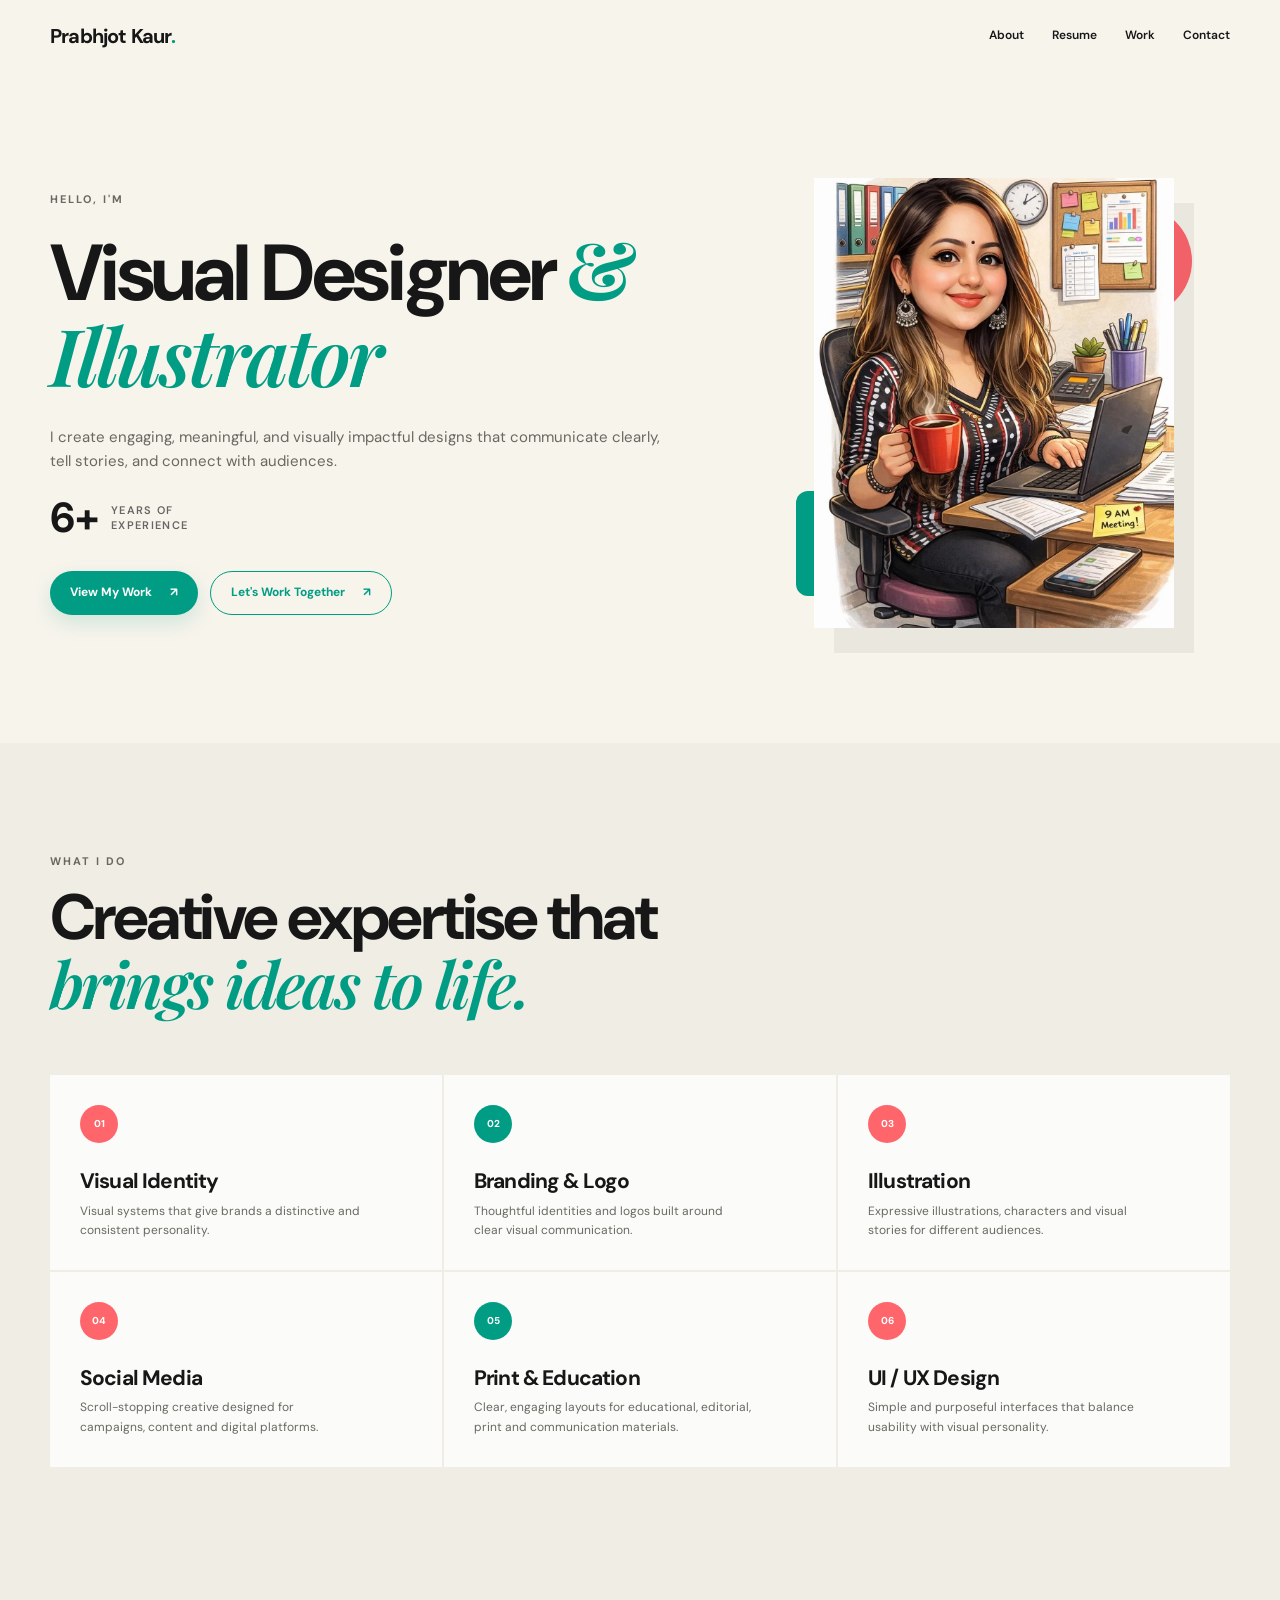
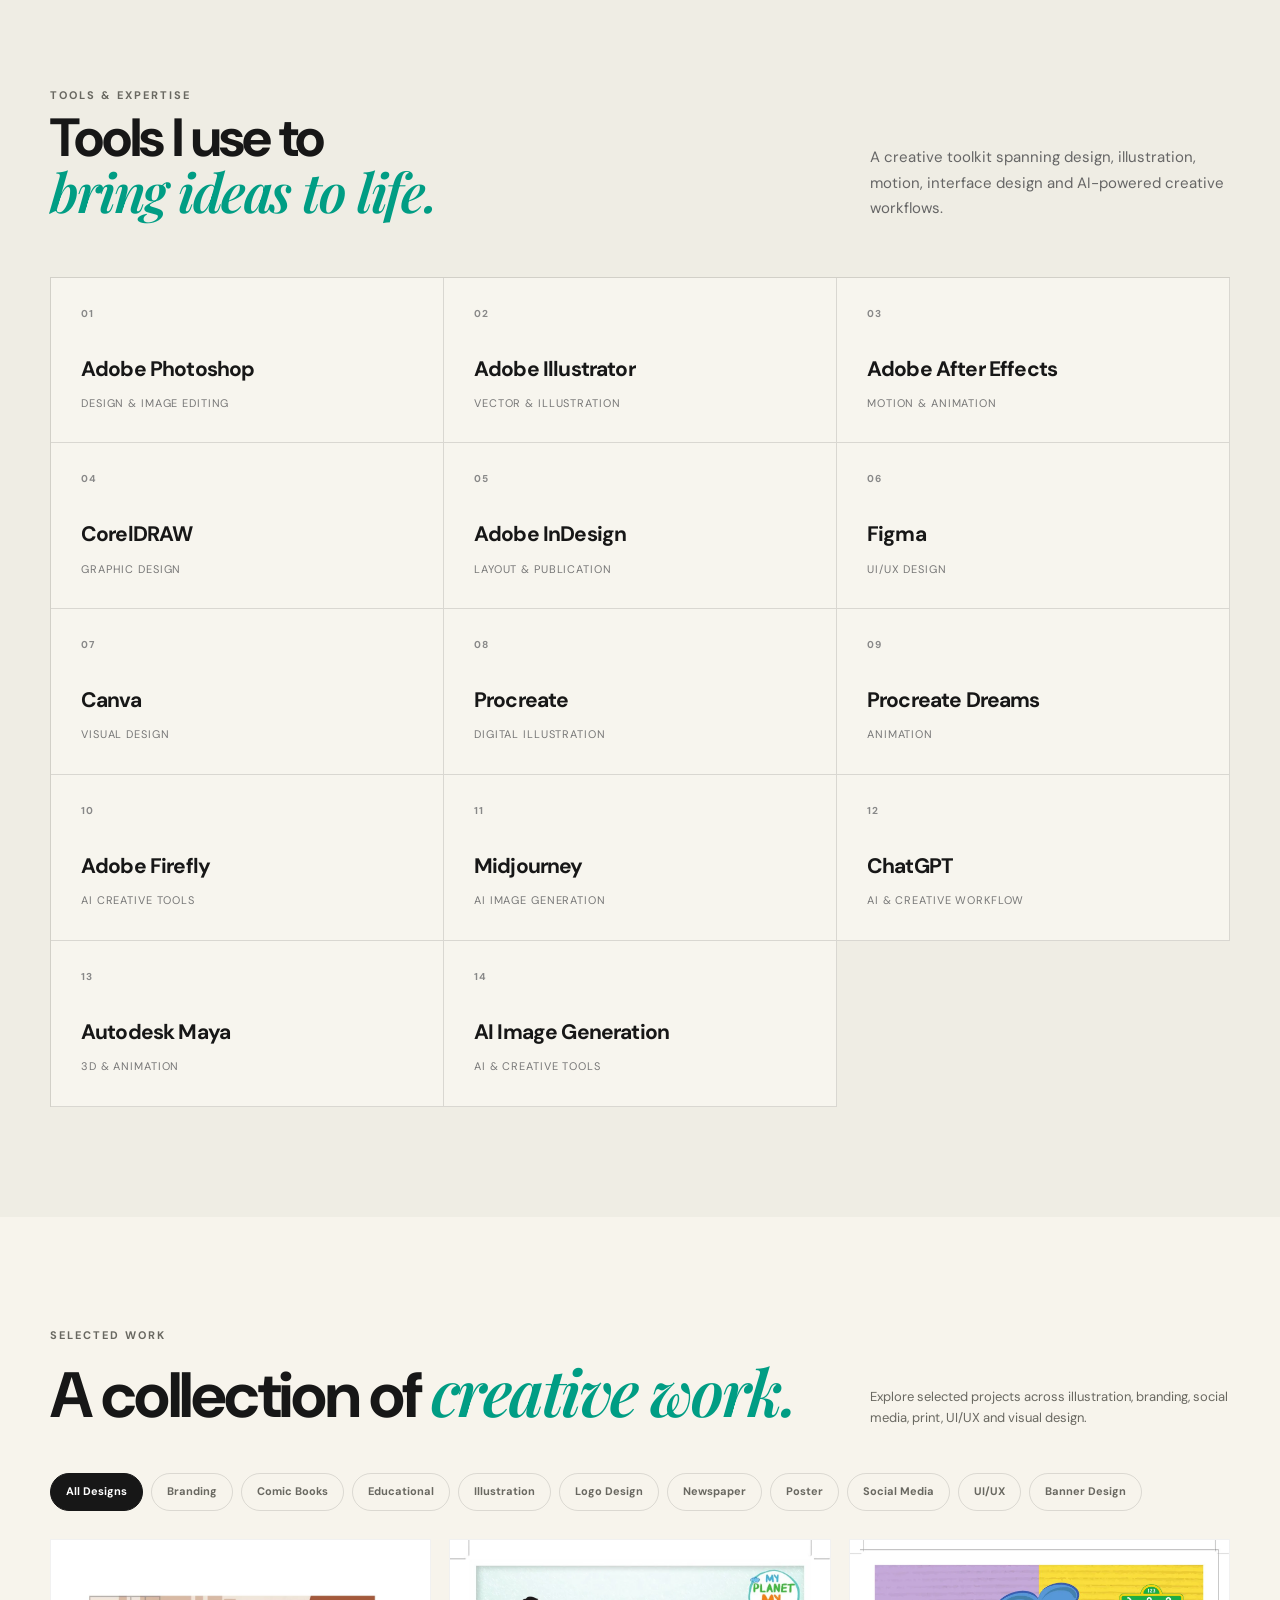
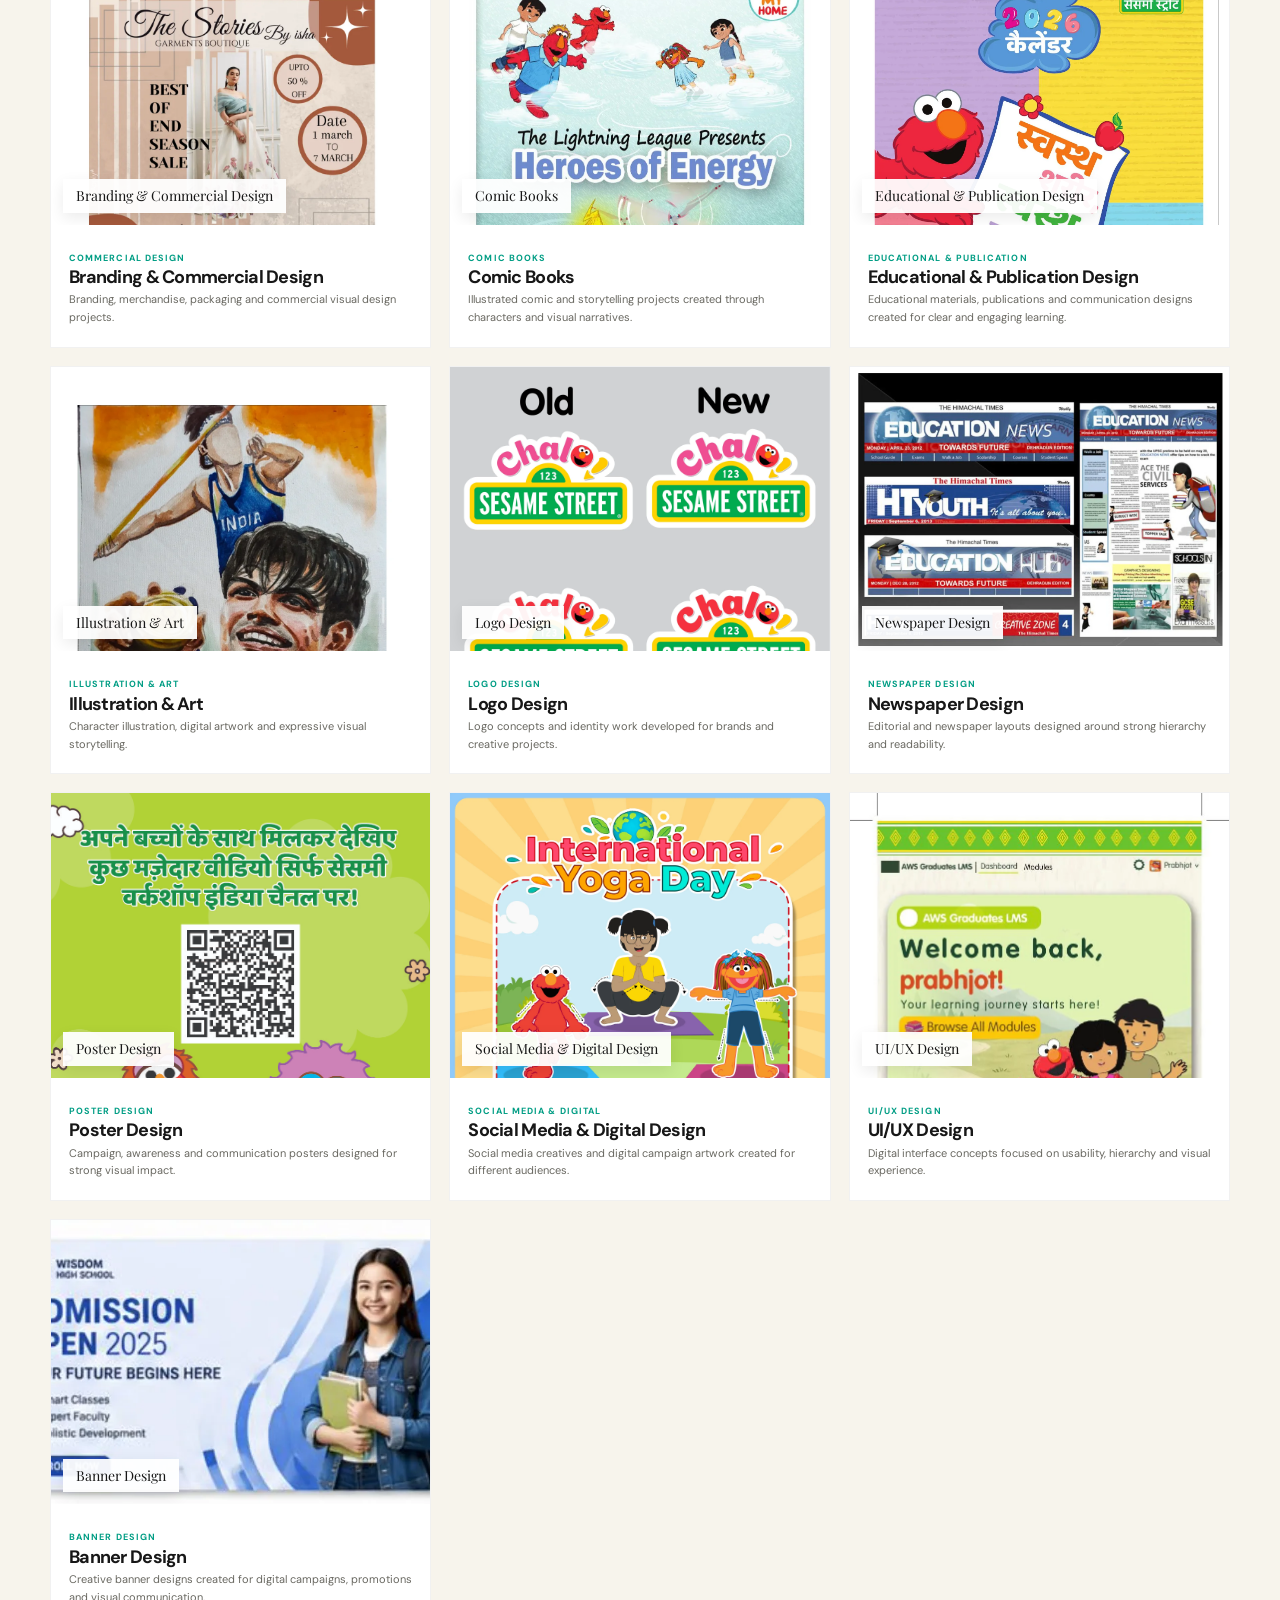
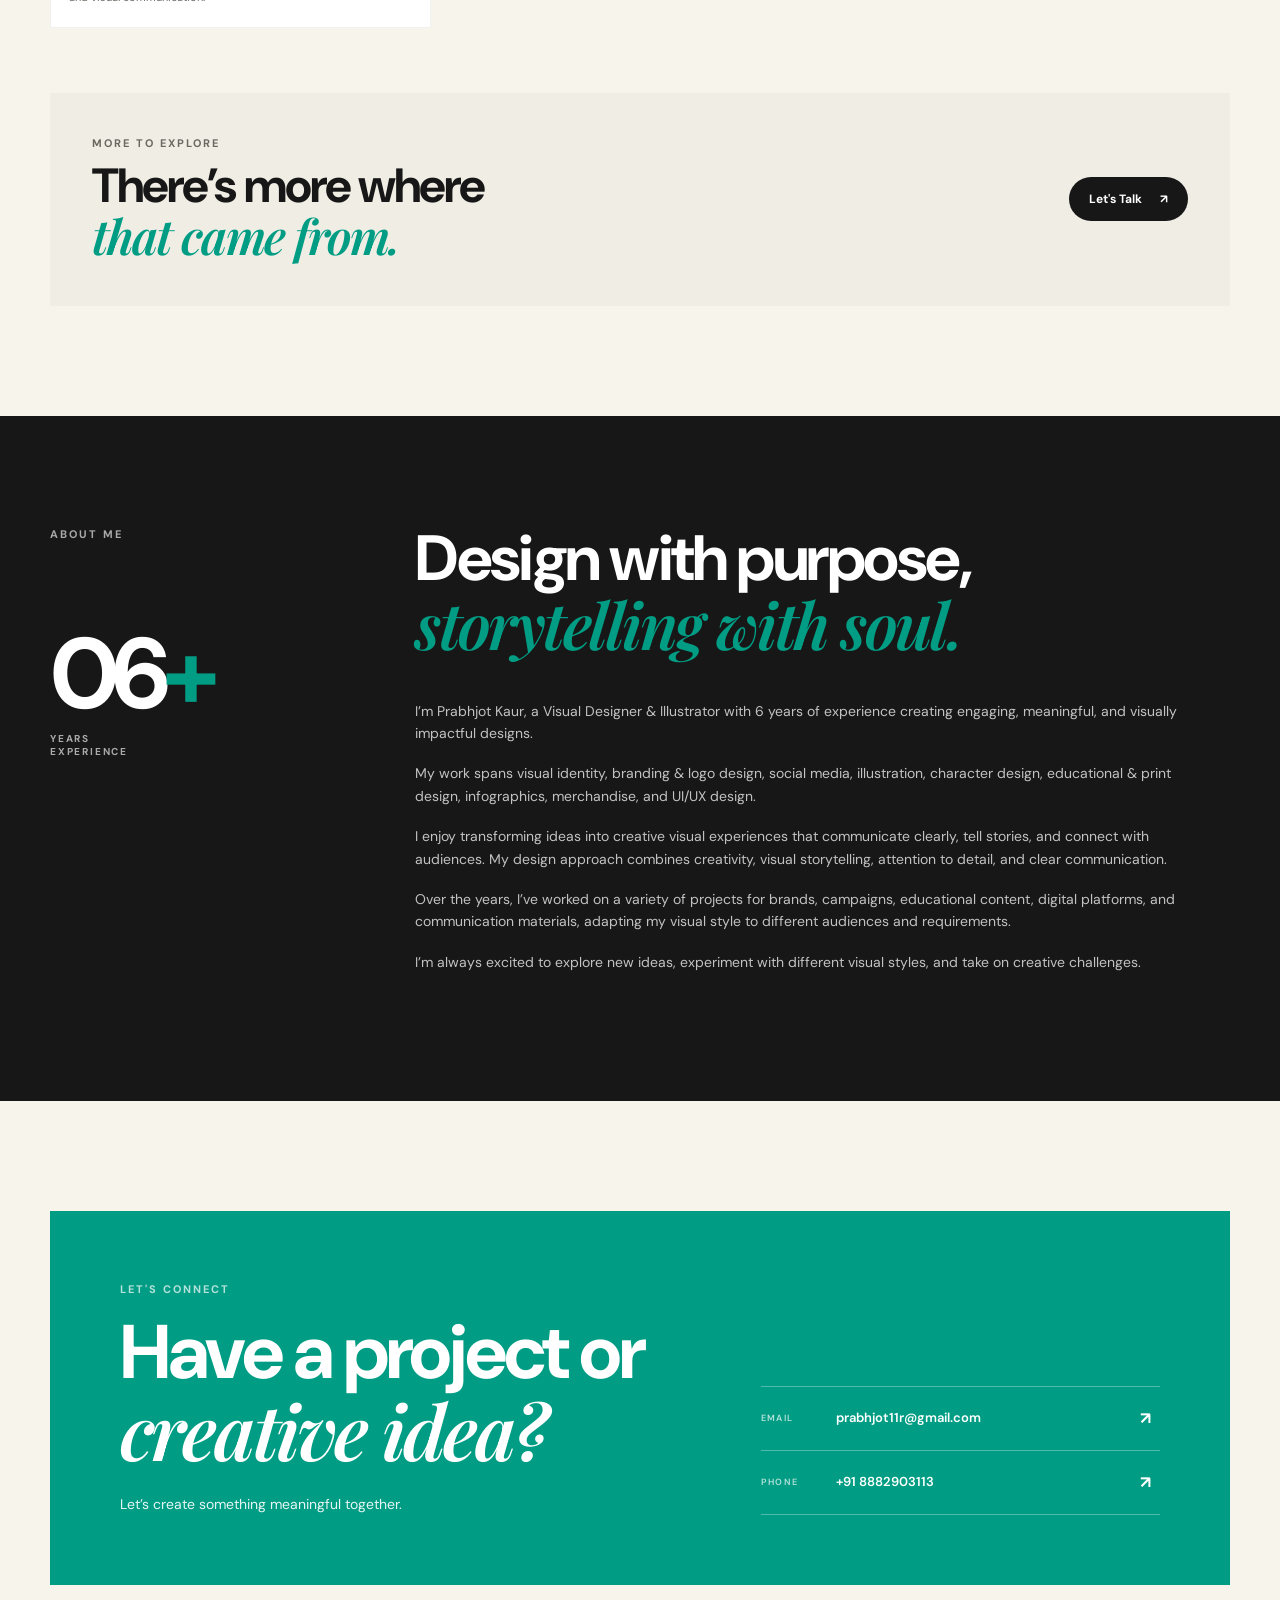
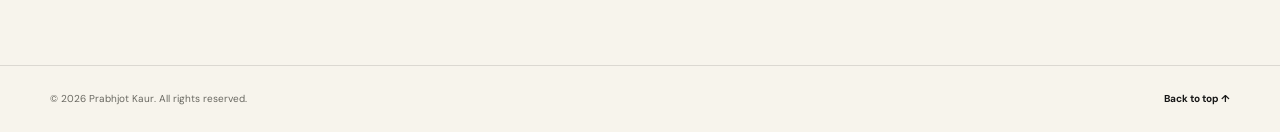
<file: index.html>
<!doctype html>
<html lang="en">
  <head>
    <meta charset="UTF-8" />
    <meta name="viewport" content="width=device-width, initial-scale=1.0" />
    <meta
      name="description"
      content="Prabhjot Kaur — Visual Designer & Illustrator with 6 years of experience in branding, illustration, social media, print and UI/UX design."
    />
    <meta name="theme-color" content="#f7f4ec" />
    <title>Prabhjot Kaur — Visual Designer & Illustrator</title>
    <link rel="preconnect" href="https://fonts.googleapis.com" />
    <link rel="preconnect" href="https://fonts.gstatic.com" crossorigin />
    <link
      href="https://fonts.googleapis.com/css2?family=DM+Sans:wght@400;500;600;700&family=Playfair+Display:ital,wght@0,600;0,700;1,600;1,700&display=swap"
      rel="stylesheet"
    />
    <link rel="stylesheet" href="css/style.css" />
  </head>
  <body>
    <header class="site-header" id="">
      <div class="container nav-wrap">
        <a class="brand" href="index.html" aria-label="Prabhjot Kaur home"
          >Prabhjot Kaur<span>.</span></a
        >
        <button
          class="menu-toggle"
          aria-label="Open menu"
          aria-expanded="false"
        >
          <span></span><span></span>
        </button>
        <nav class="main-nav" aria-label="Main navigation">
          <a href="#about">About</a>
          <a href="./assets/Resume/Prabhjot_Kaur_Resume.pdf" target="_blank" rel="noopener">
            Resume
          </a>
          <a href="portfolio.html">Work</a>
          <a href="#contact">Contact</a>
        </nav>
      </div>
    </header>

    <main>
      <section class="hero" id="top">
        <div class="container hero-grid">
          <div class="hero-copy reveal">
            <p class="eyebrow">HELLO, I'M</p>
            <h1>Visual Designer <span>&amp;</span> <em>Illustrator</em></h1>
            <p class="hero-lead">
              I create engaging, meaningful, and visually impactful designs that
              communicate clearly, tell stories, and connect with audiences.
            </p>

            <div class="hero-experience">
              <strong>6+</strong>
              <span>Years of<br />Experience</span>
            </div>
            <div class="hero-actions">
              <a class="btn btn-primary" href="#work"
                >View My Work <span>↗</span></a
              >
              <a class="btn btn-outline" href="#contact"
                >Let's Work Together <span>↗</span></a
              >
            </div>
          </div>

          <div class="hero-art reveal">
            <div class="art-shape art-circle"></div>
            <div class="art-shape art-square"></div>
            <div class="art-frame">
              <div class="portrait-placeholder">
                <img
                  src="./assets/images/Other/self-image.webp"
                  alt="Prabhjot Kaur"
                  class="hero-profile-image"
                />
              </div>
            </div>
          </div>
        </div>
      </section>

      <section class="services section" id="services">
        <div class="container">
          <div class="section-heading reveal">
            <p class="eyebrow">WHAT I DO</p>
            <h2>Creative expertise that<br /><em>brings ideas to life.</em></h2>
          </div>
          <div class="service-grid">
            <article class="service-card reveal">
              <div class="service-icon">01</div>
              <h3>Visual Identity</h3>
              <p>
                Visual systems that give brands a distinctive and consistent
                personality.
              </p>
            </article>
            <article class="service-card reveal">
              <div class="service-icon">02</div>
              <h3>Branding &amp; Logo</h3>
              <p>
                Thoughtful identities and logos built around clear visual
                communication.
              </p>
            </article>
            <article class="service-card reveal">
              <div class="service-icon">03</div>
              <h3>Illustration</h3>
              <p>
                Expressive illustrations, characters and visual stories for
                different audiences.
              </p>
            </article>
            <article class="service-card reveal">
              <div class="service-icon">04</div>
              <h3>Social Media</h3>
              <p>
                Scroll-stopping creative designed for campaigns, content and
                digital platforms.
              </p>
            </article>
            <article class="service-card reveal">
              <div class="service-icon">05</div>
              <h3>Print &amp; Education</h3>
              <p>
                Clear, engaging layouts for educational, editorial, print and
                communication materials.
              </p>
            </article>
            <article class="service-card reveal">
              <div class="service-icon">06</div>
              <h3>UI / UX Design</h3>
              <p>
                Simple and purposeful interfaces that balance usability with
                visual personality.
              </p>
            </article>
          </div>
        </div>
      </section>

      <!-- Tools Section -->
      <section class="tools-section">
        <div class="container">
          <div class="tools-heading">
            <div>
              <p class="eyebrow">TOOLS & EXPERTISE</p>
              <h2>Tools I use to<br /><em>bring ideas to life.</em></h2>
            </div>

            <p class="tools-intro">
              A creative toolkit spanning design, illustration, motion,
              interface design and AI-powered creative workflows.
            </p>
          </div>

          <div class="tools-grid">
            <div class="tool-item">
              <span class="tool-number">01</span>
              <h3>Adobe Photoshop</h3>
              <span class="tool-type">Design & Image Editing</span>
            </div>

            <div class="tool-item">
              <span class="tool-number">02</span>
              <h3>Adobe Illustrator</h3>
              <span class="tool-type">Vector & Illustration</span>
            </div>

            <div class="tool-item">
              <span class="tool-number">03</span>
              <h3>Adobe After Effects</h3>
              <span class="tool-type">Motion & Animation</span>
            </div>

            <div class="tool-item">
              <span class="tool-number">04</span>
              <h3>CorelDRAW</h3>
              <span class="tool-type">Graphic Design</span>
            </div>

            <div class="tool-item">
              <span class="tool-number">05</span>
              <h3>Adobe InDesign</h3>
              <span class="tool-type">Layout & Publication</span>
            </div>

            <div class="tool-item">
              <span class="tool-number">06</span>
              <h3>Figma</h3>
              <span class="tool-type">UI/UX Design</span>
            </div>

            <div class="tool-item">
              <span class="tool-number">07</span>
              <h3>Canva</h3>
              <span class="tool-type">Visual Design</span>
            </div>

            <div class="tool-item">
              <span class="tool-number">08</span>
              <h3>Procreate</h3>
              <span class="tool-type">Digital Illustration</span>
            </div>

            <div class="tool-item">
              <span class="tool-number">09</span>
              <h3>Procreate Dreams</h3>
              <span class="tool-type">Animation</span>
            </div>

            <div class="tool-item">
              <span class="tool-number">10</span>
              <h3>Adobe Firefly</h3>
              <span class="tool-type">AI Creative Tools</span>
            </div>

            <div class="tool-item">
              <span class="tool-number">11</span>
              <h3>Midjourney</h3>
              <span class="tool-type">AI Image Generation</span>
            </div>

            <div class="tool-item">
              <span class="tool-number">12</span>
              <h3>ChatGPT</h3>
              <span class="tool-type">AI & Creative Workflow</span>
            </div>

            <div class="tool-item">
              <span class="tool-number">13</span>
              <h3>Autodesk Maya</h3>
              <span class="tool-type">3D & Animation</span>
            </div>

            <div class="tool-item">
              <span class="tool-number">14</span>
              <h3>AI Image Generation</h3>
              <span class="tool-type">AI & Creative Tools</span>
            </div>
          </div>
        </div>
      </section>

      <section class="work section" id="work">
        <div class="container">
          <div class="work-head reveal">
            <div class="section-heading">
              <p class="eyebrow">SELECTED WORK</p>
              <h2>A collection of <em>creative work.</em></h2>
            </div>
            <p class="work-intro">
              Explore selected projects across illustration, branding, social
              media, print, UI/UX and visual design.
            </p>
          </div>

          <div
            class="filter-bar reveal"
            role="tablist"
            aria-label="Portfolio categories"
          >
            <button class="filter-btn active" data-filter="all">
              All Designs
            </button>

            <button class="filter-btn" data-filter="branding">Branding</button>

            <button class="filter-btn" data-filter="comic">Comic Books</button>

            <button class="filter-btn" data-filter="education">
              Educational
            </button>

            <button class="filter-btn" data-filter="illustration">
              Illustration
            </button>

            <button class="filter-btn" data-filter="logo">Logo Design</button>

            <button class="filter-btn" data-filter="newspaper">
              Newspaper
            </button>

            <button class="filter-btn" data-filter="poster">Poster</button>

            <button class="filter-btn" data-filter="social">
              Social Media
            </button>

            <button class="filter-btn" data-filter="uiux">UI/UX</button>

            <button class="filter-btn" data-filter="banner">Banner Design</button>
          </div>

          <div class="project-grid" id="projectGrid"></div>

          <div class="more-work">
            <div class="more-work-copy">
              <p class="eyebrow">MORE TO EXPLORE</p>
              <h3>There’s more where<br /><em>that came from.</em></h3>
            </div>
            <a href="#contact" class="btn btn-dark"
              >Let's Talk <span>↗</span></a
            >
          </div>
        </div>
      </section>

      <section class="about section" id="about">
        <div class="container about-grid">
          <div class="about-label reveal">
            <p class="eyebrow">ABOUT ME</p>
            <div class="about-number">
              06<span>+</span><small>YEARS<br />EXPERIENCE</small>
            </div>
          </div>
          <div class="about-copy reveal">
            <h2>Design with purpose,<br /><em>storytelling with soul.</em></h2>
            <p>
              I’m Prabhjot Kaur, a Visual Designer &amp; Illustrator with 6
              years of experience creating engaging, meaningful, and visually
              impactful designs.
            </p>
            <p>
              My work spans visual identity, branding &amp; logo design, social
              media, illustration, character design, educational &amp; print
              design, infographics, merchandise, and UI/UX design.
            </p>
            <p>
              I enjoy transforming ideas into creative visual experiences that
              communicate clearly, tell stories, and connect with audiences. My
              design approach combines creativity, visual storytelling,
              attention to detail, and clear communication.
            </p>
            <p>
              Over the years, I’ve worked on a variety of projects for brands,
              campaigns, educational content, digital platforms, and
              communication materials, adapting my visual style to different
              audiences and requirements.
            </p>
            <p>
              I’m always excited to explore new ideas, experiment with different
              visual styles, and take on creative challenges.
            </p>
          </div>
        </div>
      </section>

      <section class="contact section" id="contact">
        <div class="container contact-box reveal">
          <div>
            <p class="eyebrow">LET'S CONNECT</p>
            <h2>Have a project or<br /><em>creative idea?</em></h2>
            <p>Let’s create something meaningful together.</p>
          </div>
          <div class="contact-details">
            <a href="mailto:prabhjot11r@gmail.com" class="contact-link">
              <span>Email</span>
              prabhjot11r@gmail.com <b>↗</b>
            </a>
            <a href="tel:+918882903113" class="contact-link">
              <span>Phone</span>
              +91 8882903113 <b>↗</b>
            </a>
          </div>
        </div>
      </section>
    </main>

    <footer class="site-footer">
      <div class="container footer-wrap">
        <p>© <span id="year"></span> Prabhjot Kaur. All rights reserved.</p>
        <a href="#top">Back to top ↑</a>
      </div>
    </footer>

    <div class="project-modal" id="projectModal" aria-hidden="true">
      <div class="modal-backdrop" data-close-modal></div>
      <article
        class="modal-panel"
        role="dialog"
        aria-modal="true"
        aria-labelledby="modalTitle"
      >
        <button class="modal-close" aria-label="Close project">×</button>
        <div class="modal-image" id="modalImage"></div>
        <div class="modal-content">
          <p class="eyebrow" id="modalCategory"></p>
          <h2 id="modalTitle"></h2>
          <p id="modalDescription"></p>
        </div>
      </article>
    </div>

    <script src="js/script.js"></script>
  </body>
</html>
</file>
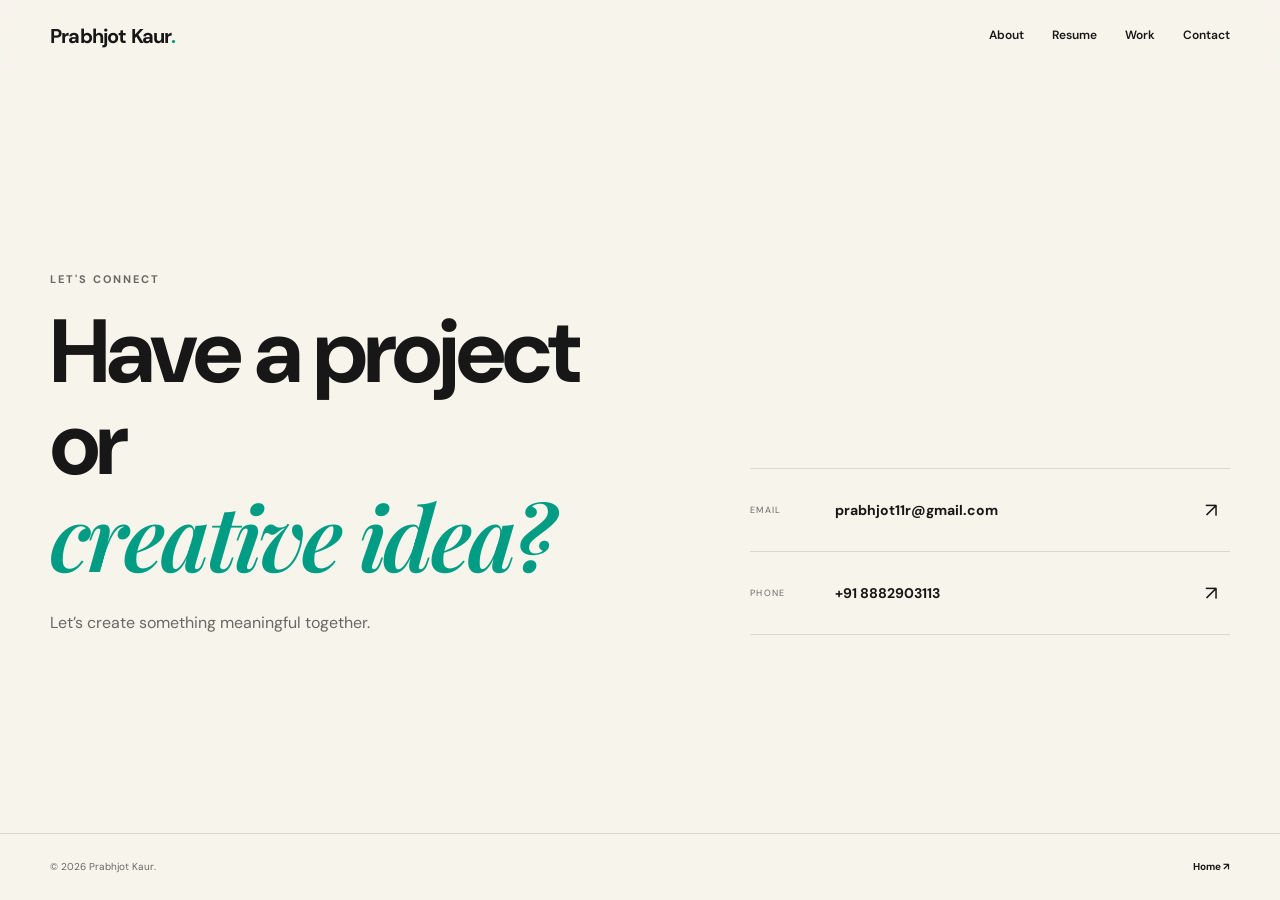
<file: contact.html>
<!doctype html>
<html lang="en">
  <head>
    <meta charset="UTF-8" />
    <meta name="viewport" content="width=device-width, initial-scale=1.0" />
    <title>Contact — Prabhjot Kaur</title>
    <link rel="preconnect" href="https://fonts.googleapis.com" />
    <link rel="preconnect" href="https://fonts.gstatic.com" crossorigin />
    <link
      href="https://fonts.googleapis.com/css2?family=DM+Sans:wght@400;500;600;700&family=Playfair+Display:ital,wght@0,600;0,700;1,600;1,700&display=swap"
      rel="stylesheet"
    />
    <link rel="stylesheet" href="css/style.css" />
    <link rel="stylesheet" href="css/pages.css" />
  </head>
  <body>
    <header class="site-header">
      <div class="container nav-wrap">
        <a class="brand" href="index.html">Prabhjot Kaur<span>.</span></a
        ><button class="menu-toggle" aria-label="Open menu">
          <span></span><span></span>
        </button>
        <nav class="main-nav">
          <a href="about.html">About</a>
          <a href="assets/Resume/Prabhjot_Kaur_Resume.pdf" target="_blank" rel="noopener">
            Resume
          </a>
          <a href="portfolio.html">Work</a><a href="contact.html">Contact</a>
        </nav>
      </div>
    </header>
    <main>
      <section class="contact-page section">
        <div class="container contact-page-grid">
          <div>
            <p class="eyebrow">LET'S CONNECT</p>
            <h1>Have a project or<br /><em>creative idea?</em></h1>
            <p class="contact-lead">
              Let’s create something meaningful together.
            </p>
          </div>
          <div class="contact-page-details">
            <a href="mailto:prabhjot11r@gmail.com"
              ><small>EMAIL</small><strong>prabhjot11r@gmail.com</strong
              ><span>↗</span></a
            ><a href="tel:+918882903113"
              ><small>PHONE</small><strong>+91 8882903113</strong
              ><span>↗</span></a
            >
          </div>
        </div>
      </section>
    </main>
    <footer class="site-footer">
      <div class="container footer-wrap">
        <p>© <span id="year"></span> Prabhjot Kaur.</p>
        <a href="index.html">Home ↗</a>
      </div>
    </footer>
    <script src="js/pages.js"></script>
  </body>
</html>
</file>
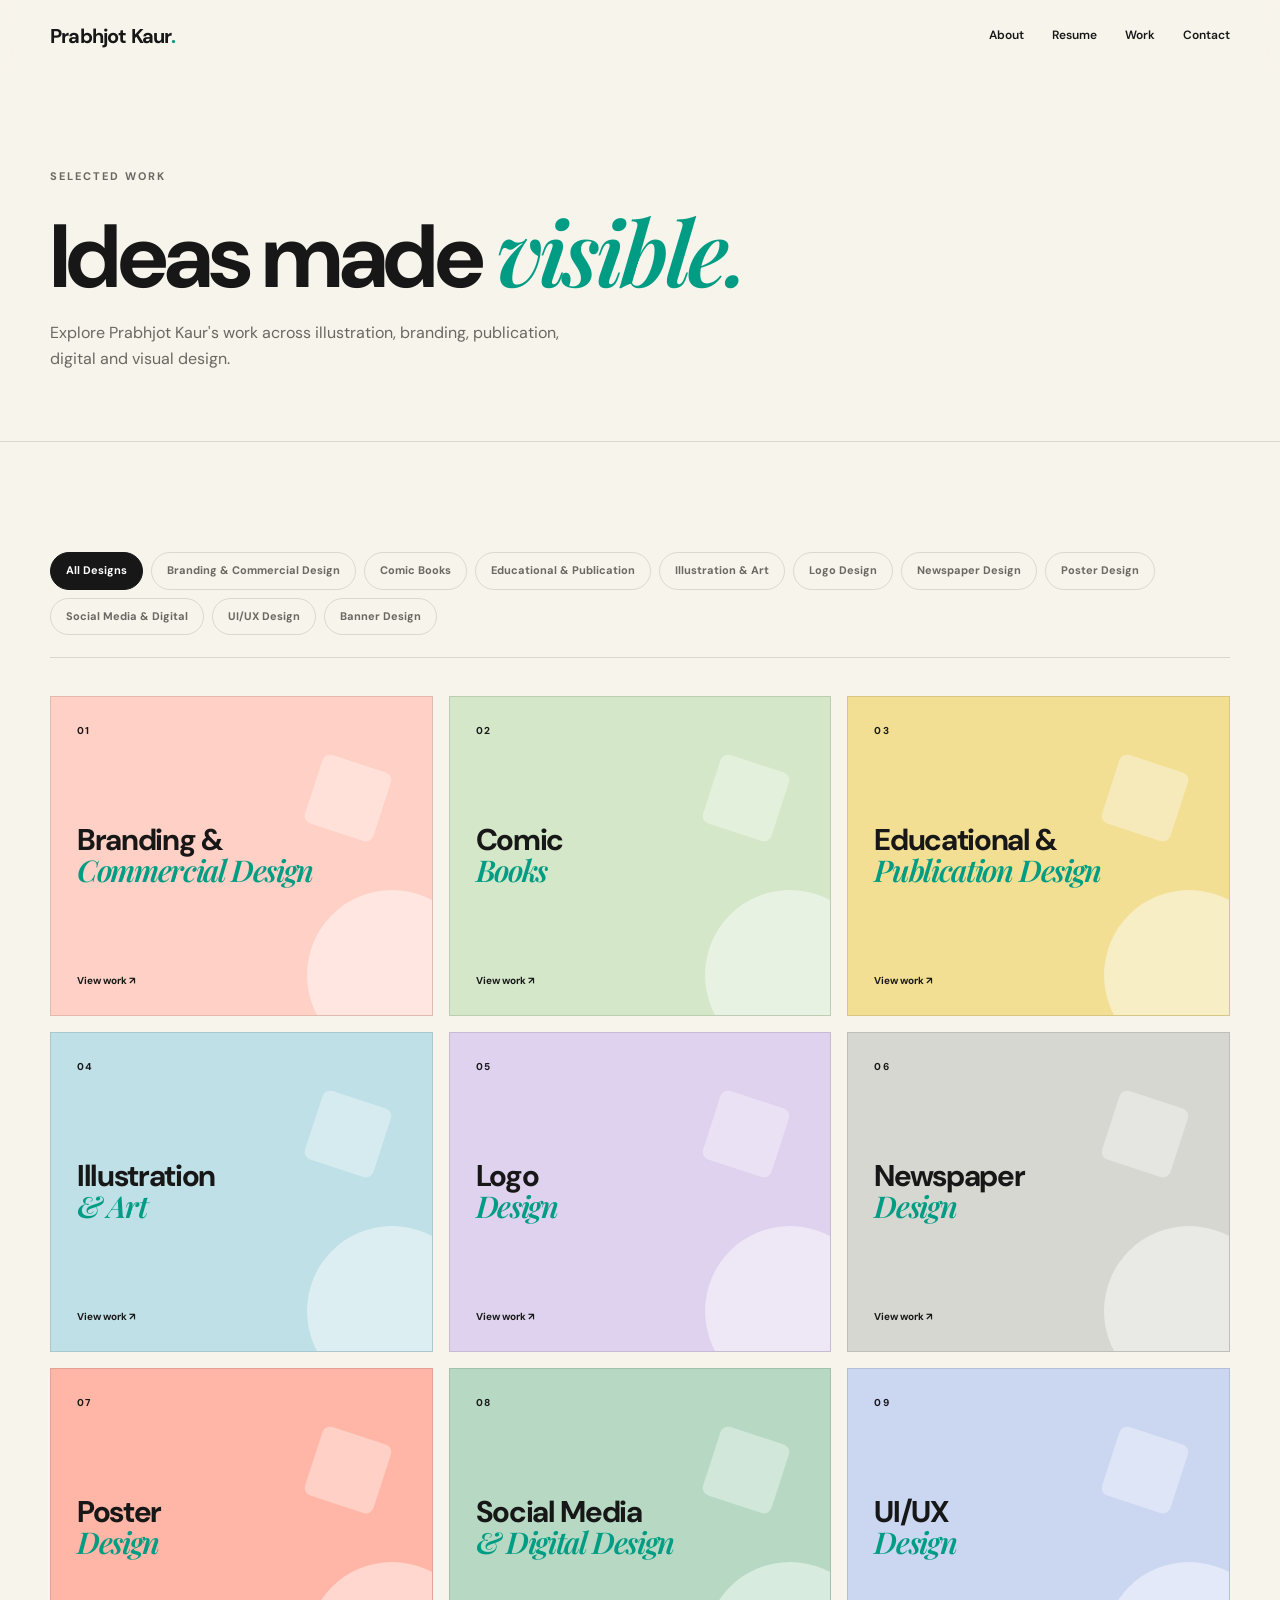
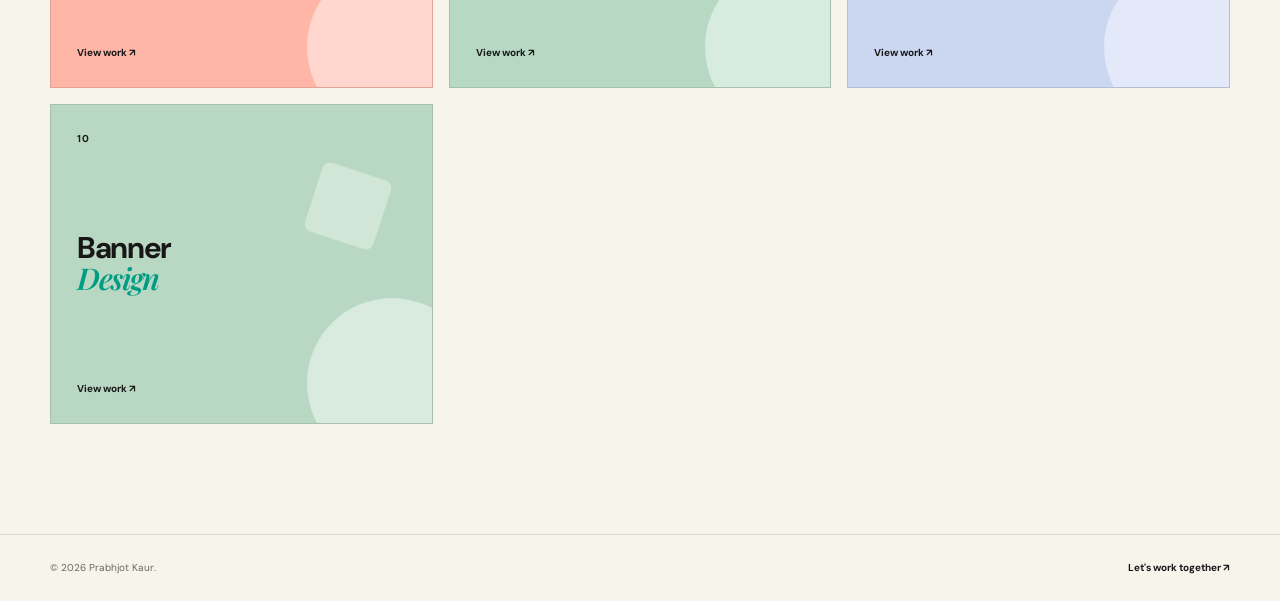
<file: portfolio.html>
<!doctype html>
<html lang="en">
  <head>
    <meta charset="UTF-8" />
    <meta name="viewport" content="width=device-width, initial-scale=1.0" />
    <meta
      name="description"
      content="Portfolio categories by Prabhjot Kaur — Visual Designer & Illustrator."
    />
    <title>Work — Prabhjot Kaur</title>
    <link rel="preconnect" href="https://fonts.googleapis.com" />
    <link rel="preconnect" href="https://fonts.gstatic.com" crossorigin />
    <link
      href="https://fonts.googleapis.com/css2?family=DM+Sans:wght@400;500;600;700&family=Playfair+Display:ital,wght@0,600;0,700;1,600;1,700&display=swap"
      rel="stylesheet"
    />
    <link rel="stylesheet" href="css/style.css" />
    <link rel="stylesheet" href="css/pages.css" />
  </head>
  <body>
    <header class="site-header">
      <div class="container nav-wrap">
        <a class="brand" href="index.html">Prabhjot Kaur<span>.</span></a>
        <button
          class="menu-toggle"
          aria-label="Open menu"
          aria-expanded="false"
        >
          <span></span><span></span>
        </button>
        <nav class="main-nav" aria-label="Main navigation">
          <a href="index.html#about">About</a>
          <a href="assets/Resume/Prabhjot_Kaur_Resume.pdf" target="_blank" rel="noopener">
            Resume
          </a>
          <a href="portfolio.html">Work</a>
          <a href="contact.html">Contact</a>
        </nav>
      </div>
    </header>

    <main>
      <section class="inner-hero compact">
        <div class="container">
          <p class="eyebrow">SELECTED WORK</p>
          <h1>Ideas made <em>visible.</em></h1>
          <p>
            Explore Prabhjot Kaur's work across illustration, branding,
            publication, digital and visual design.
          </p>
        </div>
      </section>

      <section class="section portfolio-page">
        <div class="container">
          <div class="portfolio-filters category-filter-list">
            <a class="active" href="portfolio.html">All Designs</a>
            <a href="branding-commercial.html"
              >Branding &amp; Commercial Design</a
            >
            <a href="comic-books.html">Comic Books</a>
            <a href="educational-publication.html"
              >Educational &amp; Publication</a
            >
            <a href="illustration-art.html">Illustration &amp; Art</a>
            <a href="logo-design.html">Logo Design</a>
            <a href="newspaper-design.html">Newspaper Design</a>
            <a href="poster-design.html">Poster Design</a>
            <a href="social-media.html">Social Media &amp; Digital</a>
            <a href="uiux.html">UI/UX Design</a>
            <a href="banner-design.html">Banner Design</a>
          </div>

          <div class="category-grid">
            <a
              class="category-card cat-branding"
              href="branding-commercial.html"
              ><span>01</span>
              <h2>Branding &amp;<br /><em>Commercial Design</em></h2>
              <b>View work ↗</b></a
            >
            <a class="category-card cat-comic" href="comic-books.html"
              ><span>02</span>
              <h2>Comic<br /><em>Books</em></h2>
              <b>View work ↗</b></a
            >
            <a
              class="category-card cat-education"
              href="educational-publication.html"
              ><span>03</span>
              <h2>Educational &amp;<br /><em>Publication Design</em></h2>
              <b>View work ↗</b></a
            >
            <a
              class="category-card cat-illustration"
              href="illustration-art.html"
              ><span>04</span>
              <h2>Illustration<br /><em>&amp; Art</em></h2>
              <b>View work ↗</b></a
            >
            <a class="category-card cat-logo" href="logo-design.html"
              ><span>05</span>
              <h2>Logo<br /><em>Design</em></h2>
              <b>View work ↗</b></a
            >
            <a class="category-card cat-newspaper" href="newspaper-design.html"
              ><span>06</span>
              <h2>Newspaper<br /><em>Design</em></h2>
              <b>View work ↗</b></a
            >
            <a class="category-card cat-poster" href="poster-design.html"
              ><span>07</span>
              <h2>Poster<br /><em>Design</em></h2>
              <b>View work ↗</b></a
            >
            <a class="category-card cat-social" href="social-media.html"
              ><span>08</span>
              <h2>Social Media<br /><em>&amp; Digital Design</em></h2>
              <b>View work ↗</b></a
            >
            <a class="category-card cat-uiux" href="uiux.html"
              ><span>09</span>
              <h2>UI/UX<br /><em>Design</em></h2>
              <b>View work ↗</b></a
            >

            <a class="category-card cat-banner" href="banner-design.html"
              ><span>10</span>
              <h2>Banner<br /><em>Design</em></h2>
              <b>View work ↗</b></a
            >
          </div>
        </div>
      </section>
    </main>

    <footer class="site-footer">
      <div class="container footer-wrap">
        <p>© <span id="year"></span> Prabhjot Kaur.</p>
        <a href="contact.html">Let's work together ↗</a>
      </div>
    </footer>
    <script src="js/pages.js"></script>
  </body>
</html>
</file>
<file: css/style.css>
:root {
  --paper: #f7f4ec;
  --paper-2: #efede4;
  --ink: #171717;
  --muted: #696861;
  --teal: #009d84;
  --teal-dark: #007b69;
  --coral: #ff666c;
  --line: rgba(23, 23, 23, 0.12);
  --white: #fff;
  --radius: 4px;
  --container: 1180px;
}

* {
  box-sizing: border-box;
  margin: 0;
  padding: 0;
}
html {
  scroll-behavior: smooth;
}
body {
  background: var(--paper);
  color: var(--ink);
  font-family: "DM Sans", sans-serif;
  line-height: 1.6;
  overflow-x: hidden;
}
a {
  color: inherit;
  text-decoration: none;
}
button {
  font: inherit;
}
.container {
  width: min(calc(100% - 48px), var(--container));
  margin-inline: auto;
}
.section {
  padding: 110px 0;
}
.eyebrow {
  font-size: 11px;
  letter-spacing: 0.18em;
  font-weight: 700;
  color: var(--muted);
}
em {
  color: var(--teal);
  font-family: "Playfair Display", serif;
  font-weight: 600;
}
h1,
h2,
h3 {
  line-height: 1.02;
  letter-spacing: -0.04em;
}

.site-header {
  position: sticky;
  top: 0;
  z-index: 50;
  background: rgba(247, 244, 236, 0.92);
  backdrop-filter: blur(12px);
  border-bottom: 1px solid transparent;
  transition: 0.25s ease;
}
.site-header.scrolled {
  border-color: var(--line);
}
.nav-wrap {
  min-height: 72px;
  display: flex;
  align-items: center;
  justify-content: space-between;
}
.brand {
  font-size: 20px;
  font-weight: 700;
  letter-spacing: -0.04em;
}
.brand span {
  color: var(--teal);
}
.main-nav {
  display: flex;
  gap: 28px;
}
.main-nav a {
  font-size: 12px;
  font-weight: 600;
  position: relative;
}
.main-nav a::after {
  content: "";
  position: absolute;
  left: 0;
  bottom: -6px;
  width: 0;
  height: 2px;
  background: var(--teal);
  transition: width 0.25s ease;
}
.main-nav a:hover::after {
  width: 100%;
}
.menu-toggle {
  display: none;
  border: 0;
  background: transparent;
}

.hero {
  padding: 95px 0 105px;
  overflow: hidden;
}
.hero-grid {
  display: grid;
  grid-template-columns: 1.15fr 0.85fr;
  align-items: center;
  gap: 70px;
}
.hero-copy h1 {
  font-size: clamp(48px, 6.2vw, 82px);
  margin: 18px 0 24px;
}
.hero-copy h1 span {
  font-family: "Playfair Display", serif;
  color: var(--teal);
}
.hero-lead {
  max-width: 620px;
  color: var(--muted);
  font-size: 15px;
}
.hero-experience {
  display: flex;
  align-items: center;
  gap: 12px;
  margin: 24px 0 28px;
}

.hero-experience strong {
  font-size: 42px;
  line-height: 1;
  font-weight: 700;
  color: var(--accent);
}

.hero-experience span {
  font-size: 11px;
  line-height: 1.35;
  text-transform: uppercase;
  letter-spacing: 0.12em;
  font-weight: 600;
  color: #666;
}

@media (max-width: 768px) {
  .hero-experience {
    margin: 18px 0 24px;
  }

  .hero-experience strong {
    font-size: 34px;
  }
}

.hero-actions {
  display: flex;
  gap: 12px;
  margin-top: 32px;
  flex-wrap: wrap;
}
.btn {
  display: inline-flex;
  align-items: center;
  justify-content: center;
  gap: 18px;
  min-height: 44px;
  padding: 0 20px;
  border-radius: 999px;
  font-size: 12px;
  font-weight: 700;
  transition:
    transform 0.25s ease,
    background 0.25s ease,
    color 0.25s ease,
    box-shadow 0.25s ease;
}
.btn:hover {
  transform: translateY(-2px);
}
.btn-primary {
  background: var(--teal);
  color: white;
  box-shadow: 0 8px 20px rgba(0, 157, 132, 0.16);
}
.btn-primary:hover {
  background: var(--teal-dark);
}
.btn-outline {
  border: 1px solid var(--teal);
  color: var(--teal);
}
.btn-outline:hover {
  background: var(--teal);
  color: white;
}
.btn-dark {
  background: var(--ink);
  color: white;
}

.hero-art {
  min-height: 470px;
  position: relative;
  display: grid;
  place-items: center;
}
/* .art-frame {
  width: min(330px, 78%);
  aspect-ratio: 4/5;
  background: #ddd5c6;
  position: relative;
  z-index: 2;
  box-shadow: 20px 25px 0 rgba(23, 23, 23, 0.06);
} */

.art-frame {
  width: min(360px, 82%);
  aspect-ratio: 4 / 5;
  background: #ddd5c6;
  position: relative;
  z-index: 2;
  overflow: hidden;
  box-shadow: 20px 25px 0 rgba(23, 23, 23, 0.06);
}

/* .portrait-placeholder {
  width: 100%;
  height: 100%;
  display: grid;
  place-items: center;
  background: linear-gradient(150deg, #e4dfd2 0%, #c9c4b6 100%);
  color: rgba(23, 23, 23, 0.38);
  font-size: 74px;
  font-family: "Playfair Display", serif;
} */

.portrait-placeholder {
  width: 100%;
  height: 100%;
  position: relative;
  overflow: hidden;
  background: #e4dfd2;
}

.hero-profile-image {
  width: 100%;
  height: 100%;
  display: block;
  object-fit: cover;
  object-position: center center;
}

.art-shape {
  position: absolute;
  z-index: 1;
}
.art-circle {
  width: 110px;
  height: 110px;
  border-radius: 50%;
  background: var(--coral);
  top: 8%;
  right: 8%;
}
.art-square {
  width: 105px;
  height: 105px;
  background: var(--teal);
  bottom: 9%;
  left: 8%;
  border-radius: 12px 12px 35px 12px;
}

.section-heading h2 {
  font-size: clamp(38px, 5vw, 64px);
  margin-top: 14px;
}
.services {
  background: var(--paper-2);
}
.service-grid {
  margin-top: 55px;
  display: grid;
  grid-template-columns: repeat(3, 1fr);
  gap: 2px;
}
.service-card {
  background: rgba(255, 255, 255, 0.78);
  padding: 30px;
  min-height: 190px;
}
.service-icon {
  width: 38px;
  height: 38px;
  display: grid;
  place-items: center;
  background: var(--coral);
  color: white;
  border-radius: 50%;
  font-size: 10px;
  font-weight: 700;
  margin-bottom: 28px;
}
.service-card:nth-child(3n + 2) .service-icon {
  background: var(--teal);
}
.service-card h3 {
  font-size: 21px;
  margin-bottom: 9px;
}
.service-card p {
  color: var(--muted);
  font-size: 12px;
  max-width: 280px;
}

.work-head {
  display: flex;
  align-items: end;
  justify-content: space-between;
  gap: 40px;
}
.work-intro {
  color: var(--muted);
  max-width: 360px;
  font-size: 13px;
}
.filter-bar {
  display: flex;
  gap: 8px;
  flex-wrap: wrap;
  margin: 45px 0 28px;
}
.filter-btn {
  border: 1px solid var(--line);
  background: transparent;
  color: var(--muted);
  border-radius: 999px;
  padding: 9px 15px;
  font-size: 11px;
  font-weight: 700;
  cursor: pointer;
  transition: 0.2s ease;
}
.filter-btn:hover,
.filter-btn.active {
  background: var(--ink);
  border-color: var(--ink);
  color: white;
}

.project-grid {
  display: grid;
  grid-template-columns: repeat(3, 1fr);
  gap: 18px;
}
.project-card {
  background: white;
  cursor: pointer;
  overflow: hidden;
  border: 1px solid rgba(23, 23, 23, 0.06);
  transition:
    transform 0.3s ease,
    box-shadow 0.3s ease;
}
.project-card:hover {
  transform: translateY(-5px);
  box-shadow: 0 18px 35px rgba(23, 23, 23, 0.08);
}
.project-visual {
  aspect-ratio: 1.15 / 1;
  display: grid;
  place-items: center;
  position: relative;
  overflow: hidden;
  background: #dfe9e3;
}
.project-card:nth-child(3n + 2) .project-visual {
  background: #ffe2c9;
}
.project-card:nth-child(3n + 3) .project-visual {
  background: #d9e5ff;
}
.project-visual::before,
.project-visual::after {
  content: "";
  position: absolute;
  border-radius: 50%;
}
.project-visual::before {
  width: 130px;
  height: 130px;
  background: rgba(255, 255, 255, 0.7);
  transform: translate(-50px, -20px);
}
.project-visual::after {
  width: 90px;
  height: 90px;
  background: var(--coral);
  transform: translate(75px, 50px);
}
.project-mark {
  position: relative;
  z-index: 2;
  background: rgba(255, 255, 255, 0.88);
  padding: 24px 28px;
  text-align: center;
  font-family: "Playfair Display", serif;
  font-size: 25px;
}
.project-info {
  padding: 18px 18px 20px;
}
.project-info h3 {
  font-size: 18px;
  margin-bottom: 5px;
}
.project-info p {
  color: var(--muted);
  font-size: 11px;
}
.project-category {
  color: var(--teal);
  text-transform: uppercase;
  letter-spacing: 0.12em;
  font-size: 9px;
  font-weight: 700;
}

.more-work {
  margin-top: 65px;
  padding: 42px;
  background: var(--paper-2);
  display: flex;
  align-items: center;
  justify-content: space-between;
  gap: 30px;
}
.more-work h3 {
  font-size: clamp(30px, 4vw, 48px);
  margin-top: 10px;
}

.about {
  background: var(--ink);
  color: white;
}
.about-grid {
  display: grid;
  grid-template-columns: 0.35fr 1fr;
  gap: 80px;
}
.about .eyebrow {
  color: #aaa;
}
.about-number {
  margin-top: 90px;
  font-size: 100px;
  font-weight: 700;
  line-height: 0.8;
  letter-spacing: -0.08em;
}
.about-number span {
  color: var(--teal);
}
.about-number small {
  display: block;
  font-size: 10px;
  letter-spacing: 0.18em;
  line-height: 1.3;
  margin-top: 18px;
  color: #aaa;
}
.about-copy h2 {
  font-size: clamp(40px, 5vw, 65px);
  margin-bottom: 38px;
}
.about-copy p {
  color: #c2c2c2;
  font-size: 14px;
  max-width: 800px;
  margin-bottom: 18px;
}

.contact {
  padding-bottom: 80px;
}
.contact-box {
  background: var(--teal);
  color: var(--white);
  padding: 70px;
  display: grid;
  grid-template-columns: 1fr 0.7fr;
  gap: 70px;
  align-items: end;
}
.contact-box .eyebrow {
  color: rgba(255, 255, 255, 0.7);
}
.contact-box h2 {
  color: var(--white);
  font-size: clamp(45px, 6vw, 76px);
  margin: 15px 0 18px;
}

.contact-box h2 em {
  color: var(--white);
}
.contact-box > div:first-child > p:last-child {
  color: rgba(255, 255, 255, 0.9);
  font-size: 14px;
}
.contact-details {
  border-top: 1px solid rgba(255, 255, 255, 0.3);
}
.contact-link {
  display: grid;
  grid-template-columns: 60px 1fr 20px;
  gap: 15px;
  align-items: center;
  padding: 18px 0;
  border-bottom: 1px solid rgba(255, 255, 255, 0.3);
  color: var(--white);
  font-size: 13px;
  font-weight: 600;
}
.contact-link span {
  font-size: 9px;
  text-transform: uppercase;
  letter-spacing: 0.15em;
  color: rgba(255, 255, 255, 0.7);
}
.contact-link b {
  font-size: 17px;
}

.site-footer {
  background: var(--paper);
  border-top: 1px solid var(--line);
  padding: 25px 0;
}
.footer-wrap {
  display: flex;
  justify-content: space-between;
  gap: 20px;
  font-size: 10px;
  color: var(--muted);
}
.footer-wrap a {
  color: var(--ink);
  font-weight: 700;
}

.project-modal {
  position: fixed;
  inset: 0;
  z-index: 100;
  display: none;
}
.project-modal.open {
  display: block;
}
.modal-backdrop {
  position: absolute;
  inset: 0;
  background: rgba(0, 0, 0, 0.6);
  backdrop-filter: blur(5px);
}
.modal-panel {
  position: absolute;
  left: 50%;
  top: 50%;
  transform: translate(-50%, -48%);
  width: min(900px, calc(100% - 32px));
  max-height: calc(100vh - 40px);
  overflow: auto;
  background: var(--paper);
  box-shadow: 0 30px 80px rgba(0, 0, 0, 0.3);
}
.modal-close {
  position: absolute;
  right: 16px;
  top: 12px;
  z-index: 3;
  width: 38px;
  height: 38px;
  border: 0;
  border-radius: 50%;
  background: white;
  cursor: pointer;
  font-size: 25px;
}
.modal-image {
  min-height: 350px;
  display: grid;
  place-items: center;
  background: #dfe9e3;
}
.modal-image .project-mark {
  font-size: 48px;
  padding: 40px 55px;
}
.modal-content {
  padding: 35px;
}
.modal-content h2 {
  font-size: 42px;
  margin: 10px 0 15px;
}
.modal-content p:last-child {
  color: var(--muted);
  max-width: 650px;
}

.reveal {
  opacity: 0;
  transform: translateY(22px);
  transition:
    opacity 0.7s ease,
    transform 0.7s ease;
}
.reveal.visible {
  opacity: 1;
  transform: none;
}

body.modal-open {
  overflow: hidden;
}

@media (max-width: 900px) {
  .hero-grid {
    grid-template-columns: 1fr;
    gap: 30px;
  }
  .hero-art {
    min-height: 360px;
  }
  .service-grid {
    grid-template-columns: repeat(2, 1fr);
  }
  .project-grid {
    grid-template-columns: repeat(2, 1fr);
  }
  .about-grid {
    grid-template-columns: 1fr;
    gap: 35px;
  }
  .about-number {
    margin-top: 20px;
    font-size: 72px;
  }
  .contact-box {
    padding: 45px;
    grid-template-columns: 1fr;
    gap: 45px;
  }
}

@media (max-width: 650px) {
  .container {
    width: min(calc(100% - 30px), var(--container));
  }
  .section {
    padding: 75px 0;
  }
  .nav-wrap {
    min-height: 64px;
  }
  .menu-toggle {
    display: grid;
    gap: 5px;
    padding: 8px;
    cursor: pointer;
  }
  .menu-toggle span {
    width: 24px;
    height: 2px;
    background: var(--ink);
    transition: 0.2s;
  }
  .main-nav {
    position: absolute;
    top: 64px;
    left: 15px;
    right: 15px;
    padding: 20px;
    display: grid;
    gap: 17px;
    background: var(--paper);
    border: 1px solid var(--line);
    box-shadow: 0 15px 30px rgba(0, 0, 0, 0.08);
    transform: translateY(-15px);
    opacity: 0;
    pointer-events: none;
    transition: 0.2s ease;
  }
  .main-nav.open {
    transform: none;
    opacity: 1;
    pointer-events: auto;
  }
  .hero {
    padding: 70px 0 75px;
  }
  .hero-copy h1 {
    font-size: 50px;
  }
  .hero-art {
    min-height: 340px;
  }
  .art-frame {
    width: min(280px, 78vw);
    aspect-ratio: 4 / 5;
  }
  .art-circle {
    width: 75px;
    height: 75px;
  }
  .art-square {
    width: 70px;
    height: 70px;
  }
  .service-grid,
  .project-grid {
    grid-template-columns: 1fr;
  }
  .work-head {
    display: block;
  }
  .work-intro {
    margin-top: 20px;
  }
  .filter-bar {
    flex-wrap: nowrap;
    overflow-x: auto;
    padding-bottom: 5px;
  }
  .filter-btn {
    flex: 0 0 auto;
  }
  .more-work {
    padding: 30px;
    align-items: flex-start;
    flex-direction: column;
  }
  .about-copy h2 {
    margin-bottom: 28px;
  }
  .contact-box {
    padding: 35px 25px;
  }
  .contact-link {
    grid-template-columns: 50px 1fr 15px;
    font-size: 11px;
  }
  .footer-wrap {
    flex-direction: column;
  }
  .modal-panel {
    max-height: calc(100vh - 20px);
  }
  .modal-image {
    min-height: 240px;
  }
  .modal-content h2 {
    font-size: 32px;
  }
}

/* =========================================
   HOME PROJECT IMAGES
========================================= */

.project-visual {
  position: relative;
  overflow: hidden;
  aspect-ratio: 1.15 / 1;
  background: #eee9df;
}

.project-visual > img {
  width: 100%;
  height: 100%;
  display: block;
  object-fit: cover;
  transition: transform 0.5s ease;
}

.project-card:hover .project-visual > img {
  transform: scale(1.04);
}

.project-mark {
  position: absolute;
  left: 18px;
  bottom: 18px;
  z-index: 2;
  background: rgba(255, 255, 255, 0.92);
  padding: 14px 18px;
  text-align: center;
  font-family: "Playfair Display", serif;
  font-size: 19px;
  box-shadow: 0 8px 24px rgba(0, 0, 0, 0.08);
}

/* Modal project image */

.modal-project-image {
  width: 100%;
  height: 100%;
  max-height: 650px;
  display: block;
  object-fit: contain;
}

/* Mobile */

@media (max-width: 650px) {
  .project-visual {
    aspect-ratio: 4 / 3;
  }

  .project-mark {
    left: 12px;
    bottom: 12px;
    padding: 10px 13px;
    font-size: 16px;
  }

  .modal-project-image {
    max-height: 75vh;
  }
}

/* =========================================
   HOME PORTFOLIO CARD — REAL PROJECT IMAGE
========================================= */

.project-visual {
  position: relative;
  overflow: hidden;
  aspect-ratio: 4 / 3;
  background: #eeeae1;
}

.project-visual > img {
  width: 100%;
  height: 100%;
  display: block;
  object-fit: cover;
  object-position: center;
  transition: transform 0.45s ease;
}

.project-card:hover .project-visual > img {
  transform: scale(1.035);
}

/* Project title label */

.project-mark {
  position: absolute;
  left: 12px;
  bottom: 12px;
  z-index: 3;

  padding: 9px 13px;

  background: rgba(255, 255, 255, 0.94);

  color: #171717;

  font-family: "Playfair Display", serif;
  font-size: 14px;
  line-height: 1.1;

  box-shadow: 0 5px 15px rgba(0, 0, 0, 0.08);
}

/* Mobile */

@media (max-width: 650px) {
  .project-visual {
    aspect-ratio: 4 / 3;
  }

  .project-mark {
    left: 10px;
    bottom: 10px;
    padding: 8px 11px;
    font-size: 13px;
  }
}

.project-visual::before,
.project-visual::after {
  display: none !important;
}

/* =========================================
   TOOLS SECTION
========================================= */

.tools-section {
  padding: 110px 0;
  background: #efede4;
}

.tools-heading {
  display: flex;
  justify-content: space-between;
  align-items: flex-end;
  gap: 60px;
  margin-bottom: 55px;
}

.tools-heading h2 {
  margin: 8px 0 0;
  font-size: clamp(42px, 4.2vw, 68px);
  line-height: 0.98;
  letter-spacing: -0.04em;
}

.tools-intro {
  max-width: 360px;
  margin: 0;
  color: #666;
  line-height: 1.7;
  font-size: 15px;
}

.tools-grid {
  display: grid;
  grid-template-columns: repeat(3, 1fr);
  border-top: 1px solid rgba(0, 0, 0, 0.12);
  border-left: 1px solid rgba(0, 0, 0, 0.12);
}

.tool-item {
  position: relative;
  min-height: 165px;
  padding: 28px 30px;
  border-right: 1px solid rgba(0, 0, 0, 0.12);
  border-bottom: 1px solid rgba(0, 0, 0, 0.12);
  background: #f7f5ee;
  transition:
    background 0.3s ease,
    transform 0.3s ease;
}

.tool-item:hover {
  background: #00a98f;
  transform: translateY(-3px);
}

.tool-number {
  display: block;
  margin-bottom: 35px;
  font-size: 10px;
  font-weight: 700;
  letter-spacing: 0.12em;
  color: #888;
}

.tool-item h3 {
  margin: 0 0 7px;
  font-size: 21px;
  line-height: 1.2;
  transition: color 0.3s ease;
}

.tool-type {
  font-size: 11px;
  letter-spacing: 0.08em;
  text-transform: uppercase;
  color: #777;
  transition: color 0.3s ease;
}

.tool-item:hover h3,
.tool-item:hover .tool-type,
.tool-item:hover .tool-number {
  color: #fff;
}

/* =========================================
   RESPONSIVE
========================================= */

@media (max-width: 900px) {
  .tools-heading {
    align-items: flex-start;
    flex-direction: column;
    gap: 20px;
  }

  .tools-grid {
    grid-template-columns: repeat(2, 1fr);
  }
}

@media (max-width: 600px) {
  .tools-section {
    padding: 75px 0;
  }

  .tools-heading {
    margin-bottom: 35px;
  }

  .tools-grid {
    grid-template-columns: 1fr;
  }

  .tool-item {
    min-height: 145px;
    padding: 24px;
  }

  .tool-number {
    margin-bottom: 28px;
  }

  .tools-heading h2 {
    font-size: 42px;
    line-height: 1;
  }
}
</file>
<file: css/pages.css>
.inner-hero {
  padding: 95px 0 75px;
  border-bottom: 1px solid var(--line);
}
.inner-hero h1 {
  font-size: clamp(52px, 7vw, 92px);
  margin: 18px 0;
}
.inner-hero p:last-child {
  color: var(--muted);
  max-width: 520px;
}
.inner-hero.compact {
  padding-bottom: 70px;
}

.about-page-grid {
  display: grid;
  grid-template-columns: 0.3fr 1fr;
  gap: 90px;
}
.about-sticky {
  border-top: 1px solid var(--line);
  padding-top: 20px;
}
.about-sticky .about-number {
  font-size: 100px;
  line-height: 0.8;
  font-weight: 700;
  letter-spacing: -0.08em;
}
.about-sticky .about-number span {
  color: var(--teal);
}
.about-sticky p {
  margin-top: 18px;
  font-size: 10px;
  letter-spacing: 0.15em;
  color: var(--muted);
}
.about-long {
  max-width: 800px;
}
.about-long p {
  color: var(--muted);
  font-size: 15px;
  margin-bottom: 22px;
}
.about-long .lead {
  color: var(--ink);
  font-size: 23px;
  line-height: 1.35;
}
.skills-band {
  background: var(--ink);
  color: white;
}
.skills-band .eyebrow {
  color: #999;
}
.skill-list {
  display: flex;
  flex-wrap: wrap;
  gap: 10px;
  margin-top: 30px;
}
.skill-list span {
  border: 1px solid rgba(255, 255, 255, 0.2);
  padding: 12px 16px;
  border-radius: 999px;
  font-size: 12px;
}

.portfolio-filters {
  display: flex;
  flex-wrap: wrap;
  gap: 8px;
  border-bottom: 1px solid var(--line);
  padding-bottom: 22px;
}
.portfolio-filters a {
  border: 1px solid var(--line);
  border-radius: 999px;
  padding: 9px 15px;
  font-size: 11px;
  font-weight: 700;
  color: var(--muted);
}
.portfolio-filters a:hover,
.portfolio-filters a.active {
  background: var(--ink);
  border-color: var(--ink);
  color: white;
}
.portfolio-list {
  margin-top: 35px;
  display: grid;
  gap: 22px;
}
.portfolio-feature {
  display: grid;
  grid-template-columns: 1.15fr 0.85fr;
  min-height: 390px;
  background: white;
  overflow: hidden;
  border: 1px solid var(--line);
}
.portfolio-feature.reverse {
  grid-template-columns: 0.85fr 1.15fr;
}
.portfolio-feature.reverse .feature-art {
  order: 2;
}
.portfolio-feature > div:last-child {
  padding: 50px;
  align-self: center;
}
.portfolio-feature small {
  font-size: 9px;
  letter-spacing: 0.16em;
  font-weight: 700;
  color: var(--muted);
}
.portfolio-feature h2 {
  font-size: clamp(38px, 4vw, 58px);
  margin: 15px 0;
}
.portfolio-feature p {
  color: var(--muted);
  font-size: 13px;
  max-width: 390px;
  margin-bottom: 25px;
}
.portfolio-feature b {
  font-size: 11px;
}
.feature-art {
  min-height: 390px;
  position: relative;
  display: grid;
  place-items: center;
  overflow: hidden;
}
.feature-art::before {
  content: "";
  width: 260px;
  height: 260px;
  border-radius: 50%;
  background: rgba(255, 255, 255, 0.5);
  position: absolute;
}
.feature-art strong {
  position: relative;
  z-index: 2;
  font:
    700 52px/1 "Playfair Display",
    serif;
  text-align: center;
}
.feature-art span {
  position: absolute;
  bottom: 30px;
  left: 30px;
  font-size: 10px;
  text-transform: uppercase;
  letter-spacing: 0.15em;
}
.art-illustration {
  background: #c9e4c5;
}
.art-social {
  background: #ff9d9d;
}
.art-print {
  background: #f2df94;
}
.art-branding {
  background: #b6d6e5;
}

.project-hero {
  padding: 80px 0 75px;
  background: var(--paper-2);
}
.project-topline {
  display: flex;
  justify-content: space-between;
  font-size: 10px;
  letter-spacing: 0.15em;
  text-transform: uppercase;
  color: var(--muted);
}
.project-hero h1 {
  font-size: clamp(58px, 9vw, 120px);
  margin: 35px 0 25px;
}
.project-hero p {
  max-width: 650px;
  color: var(--muted);
  font-size: 14px;
}
.project-gallery {
  padding: 70px 0;
}
.gallery-grid {
  display: grid;
  grid-template-columns: repeat(2, 1fr);
  gap: 22px;
}
.gallery-card {
  background: white;
  border: 1px solid var(--line);
}
.gallery-card:nth-child(3n) {
  grid-column: span 2;
}
.gallery-art {
  min-height: 390px;
  display: grid;
  place-items: center;
  position: relative;
  overflow: hidden;
}
.gallery-art::before {
  content: "";
  width: 220px;
  height: 220px;
  border-radius: 50%;
  background: rgba(255, 255, 255, 0.55);
  position: absolute;
}
.gallery-art span {
  position: relative;
  z-index: 2;
  font:
    600 38px "Playfair Display",
    serif;
  text-align: center;
  max-width: 280px;
}
.gallery-art.art-0 {
  background: #b8d9bd;
}
.gallery-art.art-1 {
  background: #ffb4a9;
}
.gallery-art.art-2 {
  background: #a8cee4;
}
.gallery-art.art-3 {
  background: #eed88d;
}
.gallery-card > div:last-child {
  padding: 20px 22px 25px;
}
.gallery-card small {
  font-size: 9px;
  letter-spacing: 0.14em;
  color: var(--teal);
  font-weight: 700;
}
.gallery-card h3 {
  font-size: 22px;
  margin: 7px 0;
}
.gallery-card p {
  font-size: 12px;
  color: var(--muted);
}
.project-cta {
  background: var(--paper-2);
  padding: 90px 0;
}
.project-cta h2 {
  font-size: clamp(45px, 6vw, 75px);
  margin: 15px 0 30px;
}

.contact-page {
  min-height: calc(100vh - 140px);
  display: grid;
  align-items: center;
}
.contact-page-grid {
  display: grid;
  grid-template-columns: 1fr 0.8fr;
  gap: 100px;
  align-items: end;
}
.contact-page h1 {
  font-size: clamp(50px, 7vw, 92px);
  margin: 18px 0 22px;
}
.contact-lead {
  font-size: 16px;
  color: var(--muted);
}
.contact-page-details {
  border-top: 1px solid var(--line);
}
.contact-page-details a {
  display: grid;
  grid-template-columns: 70px 1fr 25px;
  gap: 15px;
  align-items: center;
  padding: 25px 0;
  border-bottom: 1px solid var(--line);
}
.contact-page-details small {
  font-size: 9px;
  letter-spacing: 0.15em;
  color: var(--muted);
}
.contact-page-details strong {
  font-size: 14px;
}
.contact-page-details span {
  font-size: 20px;
}

@media (max-width: 800px) {
  .about-page-grid,
  .contact-page-grid {
    grid-template-columns: 1fr;
    gap: 45px;
  }
  .about-sticky .about-number {
    font-size: 75px;
  }
  .portfolio-feature,
  .portfolio-feature.reverse {
    grid-template-columns: 1fr;
  }
  .portfolio-feature.reverse .feature-art {
    order: 0;
  }
  .portfolio-feature > div:last-child {
    padding: 35px;
  }
  .gallery-grid {
    grid-template-columns: 1fr;
  }
  .gallery-card:nth-child(3n) {
    grid-column: auto;
  }
  .gallery-art {
    min-height: 300px;
  }
}
@media (max-width: 600px) {
  .inner-hero {
    padding: 65px 0 50px;
  }
  .portfolio-filters {
    overflow-x: auto;
    flex-wrap: nowrap;
  }
  .portfolio-filters a {
    flex: 0 0 auto;
  }
  .feature-art {
    min-height: 280px;
  }
  .feature-art strong {
    font-size: 40px;
  }
  .project-hero {
    padding: 55px 0;
  }
  .project-hero h1 {
    margin: 25px 0 18px;
  }
}

.category-filter-list {
  align-items: center;
}
.category-filter-list a {
  max-width: 100%;
}

.category-grid {
  margin-top: 38px;
  display: grid;
  grid-template-columns: repeat(3, 1fr);
  gap: 16px;
}
.category-card {
  min-height: 320px;
  padding: 26px;
  position: relative;
  overflow: hidden;
  display: flex;
  flex-direction: column;
  justify-content: space-between;
  border: 1px solid var(--line);
  transition:
    transform 0.3s ease,
    box-shadow 0.3s ease;
}
.category-card:hover {
  transform: translateY(-5px);
  box-shadow: 0 18px 35px rgba(23, 23, 23, 0.08);
}
.category-card span {
  font-size: 10px;
  letter-spacing: 0.14em;
  font-weight: 700;
}
.category-card h2 {
  position: relative;
  z-index: 2;
  font-size: 30px;
  letter-spacing: -0.045em;
}
.category-card b {
  position: relative;
  z-index: 2;
  font-size: 10px;
}
.category-card::before {
  content: "";
  width: 170px;
  height: 170px;
  border-radius: 50%;
  position: absolute;
  right: -45px;
  bottom: -45px;
  background: rgba(255, 255, 255, 0.45);
}
.category-card::after {
  content: "";
  width: 72px;
  height: 72px;
  position: absolute;
  right: 48px;
  top: 65px;
  border-radius: 8px;
  background: rgba(255, 255, 255, 0.35);
  transform: rotate(18deg);
}
.cat-branding {
  background: #ffd0c5;
}
.cat-comic {
  background: #d4e7c9;
}
.cat-education {
  background: #f2df94;
}
.cat-illustration {
  background: #bfe0e7;
}
.cat-logo {
  background: #ded2ee;
}
.cat-newspaper {
  background: #d6d7d1;
}
.cat-poster {
  background: #ffb6a7;
}
.cat-social {
  background: #b7d9c4;
}
.cat-uiux {
  background: #cbd6f1;
}
.cat-banner {
  background: #b9d8c3;
}

.category-hero {
  background: var(--paper-2);
}
.category-branding {
}
.gallery-meta {
  padding: 20px 22px 25px;
}
.gallery-meta small {
  font-size: 9px;
  letter-spacing: 0.14em;
  color: var(--teal);
  font-weight: 700;
}
.gallery-meta h3 {
  font-size: 22px;
  margin: 7px 0;
}
.gallery-meta p {
  font-size: 12px;
  color: var(--muted);
}

@media (max-width: 900px) {
  .category-grid {
    grid-template-columns: repeat(2, 1fr);
  }
}
@media (max-width: 600px) {
  .category-grid {
    grid-template-columns: 1fr;
  }
  .category-card {
    min-height: 250px;
  }
}

/* Real project artwork */

.gallery-art {
  position: relative;
  overflow: hidden;
  background: #f1eee7;
}

.gallery-art img {
  width: 100%;
  height: 100%;
  display: block;
  object-fit: cover;
  object-position: center;
}

.gallery-art img:hover {
  transform: scale(1.02);
  transition: transform 0.4s ease;
}

/* =========================================
   INNER PAGE — IMAGE GALLERY
========================================= */

.image-gallery {
  display: grid;
  grid-template-columns: repeat(3, minmax(0, 1fr));
  gap: 18px;
}

.gallery-image {
  position: relative;

  display: flex;
  align-items: center;
  justify-content: center;

  width: 100%;
  min-height: 420px;

  padding: 30px;

  border: 0;
  background: #f4f1e9;

  cursor: zoom-in;
  overflow: hidden;

  box-sizing: border-box;
}

.gallery-image img {
  display: block;

  width: auto;
  height: auto;

  max-width: 100%;
  max-height: 100%;

  object-fit: contain;

  transition: transform 0.45s ease;
}

.gallery-image:hover img {
  transform: scale(1.02);
}

.gallery-image:focus-visible {
  outline: 2px solid #111;
  outline-offset: 4px;
}

/* =========================================
   LIGHTBOX
========================================= */

.lightbox {
  position: fixed;
  inset: 0;
  z-index: 9999;

  display: flex;
  align-items: center;
  justify-content: center;

  padding: 30px;

  background: rgba(15, 15, 15, 0.94);

  opacity: 0;
  visibility: hidden;
  pointer-events: none;

  transition:
    opacity 0.25s ease,
    visibility 0.25s ease;
}

.lightbox.is-open {
  opacity: 1;
  visibility: visible;
  pointer-events: auto;
}

.lightbox-content {
  position: relative;

  width: min(1200px, 92vw);
  height: min(88vh, 900px);

  display: flex;
  align-items: center;
  justify-content: center;
}

.lightbox-image {
  max-width: 100%;
  max-height: 100%;

  width: auto;
  height: auto;

  object-fit: contain;

  user-select: none;

  opacity: 0;
  transform: scale(0.97);

  transition:
    opacity 0.25s ease,
    transform 0.25s ease;
}

.lightbox.is-open .lightbox-image {
  opacity: 1;
  transform: scale(1);
}

/* Close */

.lightbox-close {
  position: fixed;
  top: 22px;
  right: 28px;

  width: 44px;
  height: 44px;

  display: grid;
  place-items: center;

  border: 1px solid rgba(255, 255, 255, 0.35);
  border-radius: 50%;

  background: rgba(255, 255, 255, 0.08);
  color: #fff;

  font-size: 25px;
  line-height: 1;

  cursor: pointer;

  transition:
    background 0.2s ease,
    transform 0.2s ease;
}

.lightbox-close:hover {
  background: rgba(255, 255, 255, 0.18);
  transform: rotate(5deg);
}

/* Navigation */

.lightbox-prev,
.lightbox-next {
  position: fixed;
  top: 50%;
  transform: translateY(-50%);

  width: 48px;
  height: 48px;

  display: grid;
  place-items: center;

  border: 1px solid rgba(255, 255, 255, 0.3);
  border-radius: 50%;

  background: rgba(255, 255, 255, 0.08);
  color: #fff;

  font-size: 24px;

  cursor: pointer;

  transition:
    background 0.2s ease,
    transform 0.2s ease;
}

.lightbox-prev {
  left: 24px;
}

.lightbox-next {
  right: 24px;
}

.lightbox-prev:hover {
  background: rgba(255, 255, 255, 0.18);
  transform: translateY(-50%) translateX(-2px);
}

.lightbox-next:hover {
  background: rgba(255, 255, 255, 0.18);
  transform: translateY(-50%) translateX(2px);
}

/* Counter */

.lightbox-counter {
  position: fixed;
  left: 50%;
  bottom: 24px;

  transform: translateX(-50%);

  color: rgba(255, 255, 255, 0.8);

  font-family: "DM Sans", sans-serif;
  font-size: 13px;
  letter-spacing: 0.08em;
}

/* Mobile */

@media (max-width: 800px) {
  .image-gallery {
    grid-template-columns: repeat(2, minmax(0, 1fr));
    gap: 12px;
  }

  .gallery-image {
    aspect-ratio: 1 / 1;
  }

  .lightbox {
    padding: 15px;
  }

  .lightbox-content {
    width: 94vw;
    height: 82vh;
  }

  .lightbox-prev,
  .lightbox-next {
    width: 40px;
    height: 40px;
    font-size: 19px;
  }

  .lightbox-prev {
    left: 10px;
  }

  .lightbox-next {
    right: 10px;
  }

  .lightbox-close {
    top: 14px;
    right: 14px;
    width: 40px;
    height: 40px;
  }
}

@media (max-width: 520px) {
  .image-gallery {
    grid-template-columns: 1fr;
  }

  .gallery-image {
    min-height: 320px;
    padding: 20px;
  }
}

@media (max-width: 520px) {
  .gallery-image {
    min-height: 280px;
    padding: 16px;
  }
}

.gallery-image {
  aspect-ratio: auto !important;
}

/* =========================================
   VIEW MORE
========================================= */

.gallery-image:nth-child(n + 7) {
  display: none;
}

.gallery-image.is-visible {
  display: flex;
}

.gallery-load-more {
  display: flex;
  justify-content: center;
  margin-top: 45px;
}

.gallery-load-more.is-hidden {
  display: none;
}

#viewMoreBtn {
  cursor: pointer;
}

#viewMoreBtn span {
  display: inline-block;
  margin-left: 6px;
  transition: transform 0.3s ease;
}

#viewMoreBtn:hover span {
  transform: translateY(3px);
}

/* Coming Soon */
.gallery-coming-soon {
  min-height: 420px;
  width: 100%;

  display: flex;
  align-items: center;
  justify-content: center;

  background: #f1eee7;
  border: 1px solid rgba(0, 0, 0, 0.08);

  color: #77736b;

  font-family: "DM Sans", sans-serif;
  font-size: 13px;
  font-weight: 600;
  letter-spacing: 0.12em;
  text-transform: uppercase;
}

.gallery-coming-soon span {
  opacity: 0.7;
}

@media (max-width: 800px) {
  .gallery-coming-soon {
    min-height: 320px;
  }
}

@media (max-width: 520px) {
  .gallery-coming-soon {
    min-height: 280px;
  }
}

/* =========================================
   COMIC BOOK VIEW OVERLAY
========================================= */

.comic-books-page .image-gallery .gallery-image {
  position: relative;
  overflow: hidden;
  cursor: pointer;
}

.comic-books-page .image-gallery .gallery-image::after {
  content: "";
  position: absolute;
  inset: 0;
  background: rgba(0, 0, 0, 0.45);
  opacity: 0;
  transition: opacity 0.3s ease;
  pointer-events: none;
}

.comic-books-page .image-gallery .gallery-image::before {
  content: "VIEW BOOK  ↗";
  position: absolute;
  left: 50%;
  top: 50%;
  transform: translate(-50%, -50%) translateY(10px);

  z-index: 2;

  color: #fff;
  font-family: "DM Sans", sans-serif;
  font-size: 13px;
  font-weight: 600;
  letter-spacing: 0.12em;
  white-space: nowrap;

  border: 1px solid rgba(255, 255, 255, 0.8);
  padding: 13px 20px;

  opacity: 0;
  transition:
    opacity 0.3s ease,
    transform 0.3s ease;

  pointer-events: none;
}

.comic-books-page .image-gallery .gallery-image:hover::after {
  opacity: 1;
}

.comic-books-page .image-gallery .gallery-image:hover::before {
  opacity: 1;
  transform: translate(-50%, -50%) translateY(0);
}

.comic-books-page .image-gallery .gallery-image img {
  transition: transform 0.5s ease;
}

.comic-books-page .image-gallery .gallery-image:hover img {
  transform: scale(1.03);
}

/* =========================================
   MOBILE
========================================= */

@media (hover: none) and (max-width: 768px) {
  .comic-books-page .image-gallery .gallery-image::after {
    opacity: 1;
    background: linear-gradient(to top, rgba(0, 0, 0, 0.5), transparent 45%);
  }

  .comic-books-page .image-gallery .gallery-image::before {
    opacity: 1;
    top: auto;
    left: 20px;
    bottom: 20px;
    transform: none;

    font-size: 11px;
    padding: 10px 14px;
  }
}

/* =========================================
   MOBILE LIGHTBOX NAVIGATION
========================================= */

@media (max-width: 768px) {
  .lightbox-prev,
  .lightbox-next {
    position: fixed;
    top: 50%;
    transform: translateY(-50%);

    width: 44px;
    height: 44px;

    display: flex;
    align-items: center;
    justify-content: center;

    z-index: 9999;

    border: 1px solid rgba(255, 255, 255, 0.55);
    background: rgba(0, 0, 0, 0.55);
    color: #fff;

    font-size: 22px;
    line-height: 1;

    border-radius: 50%;

    cursor: pointer;
  }

  .lightbox-prev {
    left: 10px;
  }

  .lightbox-next {
    right: 10px;
  }

  .lightbox-prev:hover,
  .lightbox-next:hover {
    background: rgba(0, 0, 0, 0.8);
  }
}

/* =========================================
   EDUCATIONAL BOOK CARD OVERLAY
   Scoped ONLY to Educational page
========================================= */

.educational-publication-page .educational-book-card {
  position: relative;
  overflow: hidden;
}

.educational-publication-page .educational-book-card::after {
  content: "";
  position: absolute;
  inset: 0;
  background: rgba(20, 20, 20, 0.48);
  opacity: 0;
  transition: opacity 0.3s ease;
  pointer-events: none;
}

.educational-publication-page .educational-book-card::before {
  content: "VIEW BOOK  ↗";
  position: absolute;
  top: 50%;
  left: 50%;
  transform: translate(-50%, -45%);
  z-index: 2;

  padding: 14px 22px;
  border: 1px solid rgba(255, 255, 255, 0.7);

  color: #fff;
  font-family: "DM Sans", sans-serif;
  font-size: 14px;
  font-weight: 600;
  letter-spacing: 0.08em;
  white-space: nowrap;

  opacity: 0;
  transition:
    opacity 0.3s ease,
    transform 0.3s ease;

  pointer-events: none;
}

.educational-publication-page .educational-book-card:hover::after,
.educational-publication-page .educational-book-card:focus-visible::after {
  opacity: 1;
}

.educational-publication-page .educational-book-card:hover::before,
.educational-publication-page .educational-book-card:focus-visible::before {
  opacity: 1;
  transform: translate(-50%, -50%);
}

@media (max-width: 768px) {
  .educational-publication-page .educational-book-card::before {
    padding: 11px 16px;
    font-size: 12px;
  }
}
</file>
